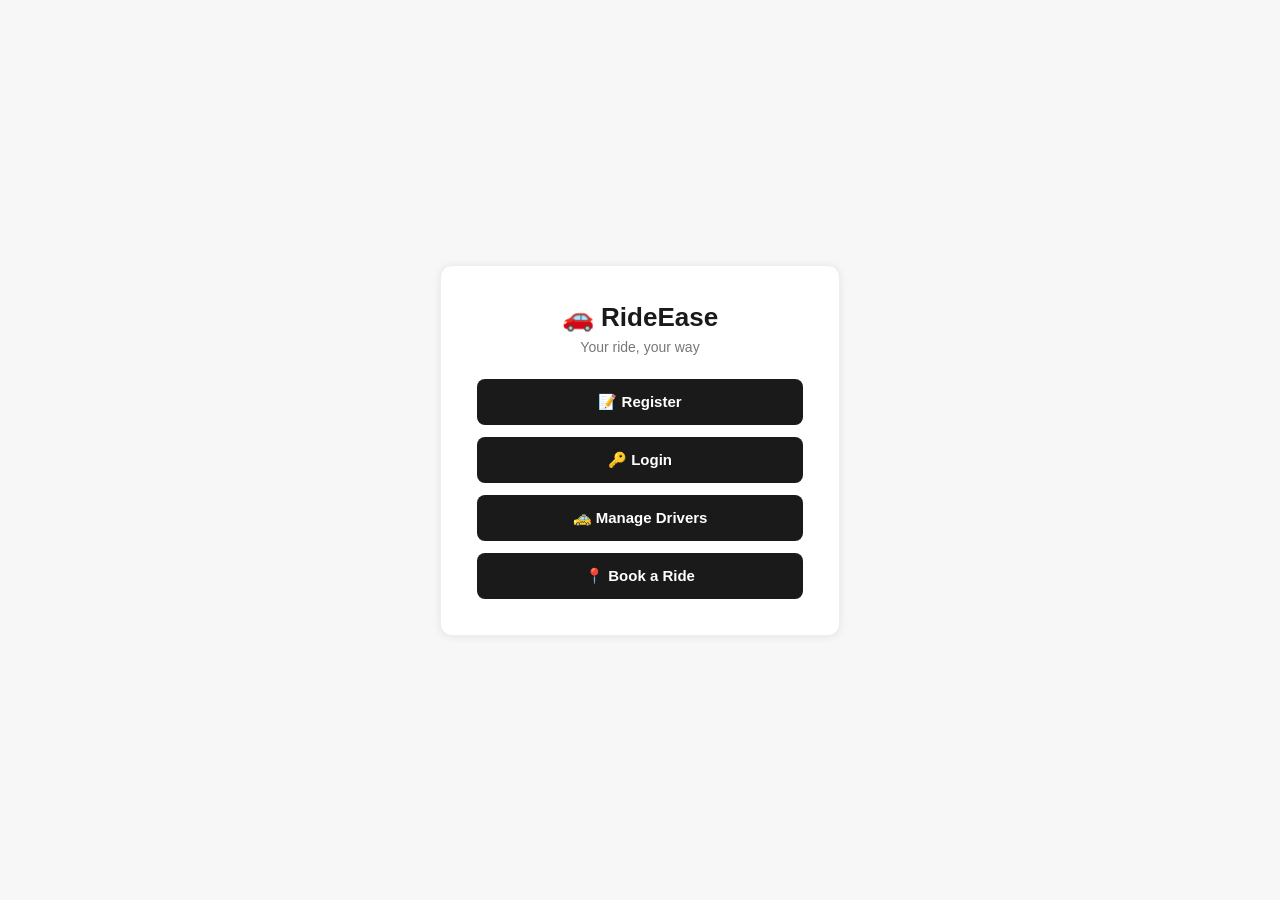
<file: ridebooking-frontend/index.html>
<!DOCTYPE html>
<html lang="en">
<head>
    <meta charset="UTF-8">
    <title>RideEase</title>
    <link rel="stylesheet" href="style.css">
</head>
<body>

    <div class="container">
        <h1>🚗 RideEase</h1>
        <p class="subtitle">Your ride, your way</p>

        <div class="nav-links">
            <a href="register.html">📝 Register</a>
            <a href="login.html">🔑 Login</a>
            <a href="drivers.html">🚕 Manage Drivers</a>
            <a href="book-ride.html">📍 Book a Ride</a>
        </div>
    </div>

    <script src="script.js"></script>
</body>
</html>
</file>
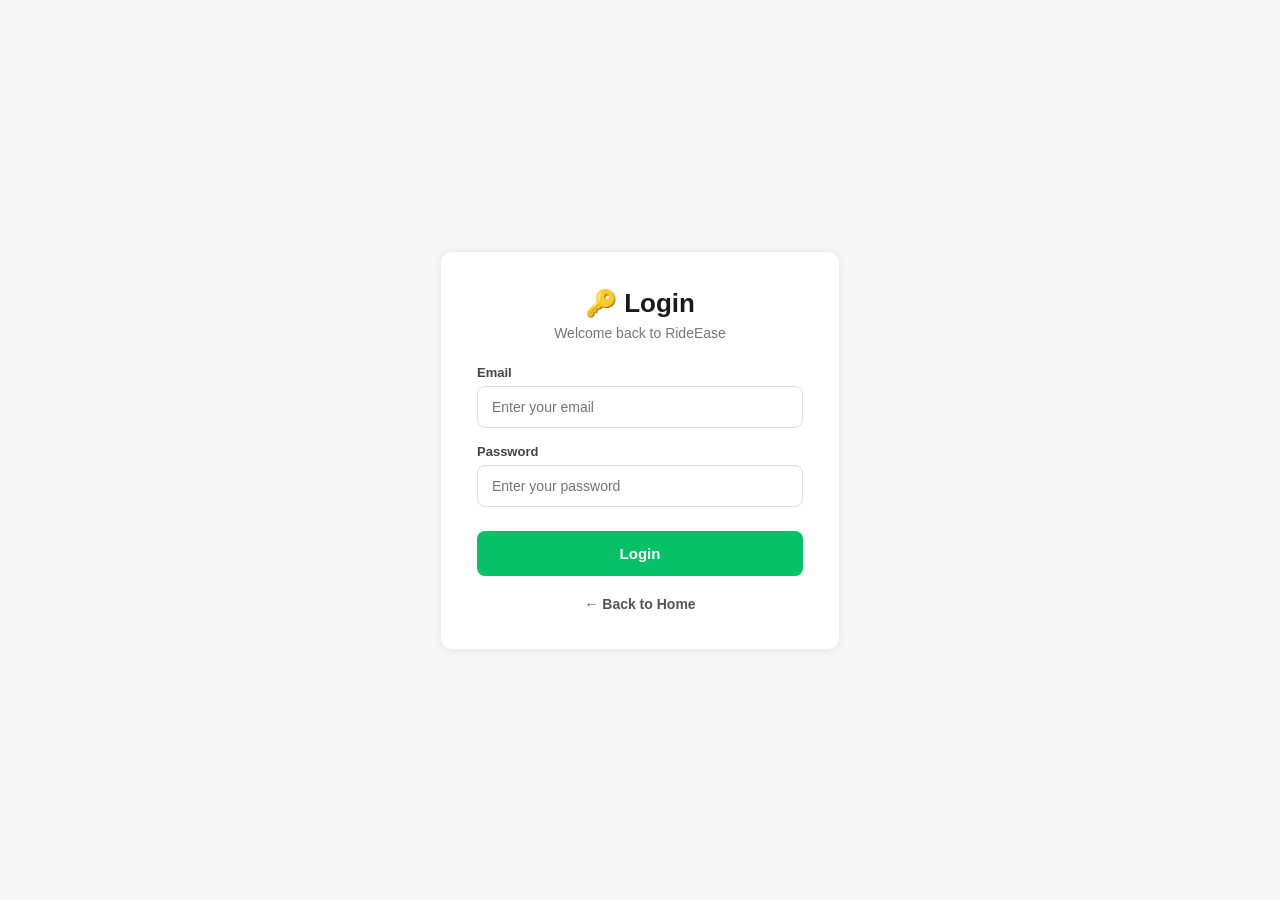
<file: ridebooking-frontend/book-ride.html>
<!DOCTYPE html>
<html lang="en">
<head>
    <meta charset="UTF-8">
    <title>Book a Ride - RideEase</title>
    <link rel="stylesheet" href="style.css">
</head>
<body>

    <div class="container">
        <h1>📍 Book a Ride</h1>
        <p class="subtitle">Where would you like to go?</p>

        <!-- ===== Book Ride Form ===== -->
        <form id="bookRideForm">
            <div class="form-group">
                <label>Pickup Location</label>
                <input type="text" id="pickupLocation" placeholder="e.g. Nashik Road" required>
            </div>

            <div class="form-group">
                <label>Drop Location</label>
                <input type="text" id="dropLocation" placeholder="e.g. College Road" required>
            </div>

            <div class="form-group">
                <label>Distance (in KM)</label>
                <input type="number" id="distance" placeholder="e.g. 8" step="0.1" required>
            </div>

            <button type="submit">Book Ride</button>
        </form>

        <div id="responseMessage"></div>

        
        <div id="activeRideCard"></div>

        <a href="index.html" class="back-link">← Back to Home</a>
    </div>

    <script src="script.js"></script>
    <script src="book-ride.js"></script>
</body>
</html>
</file>
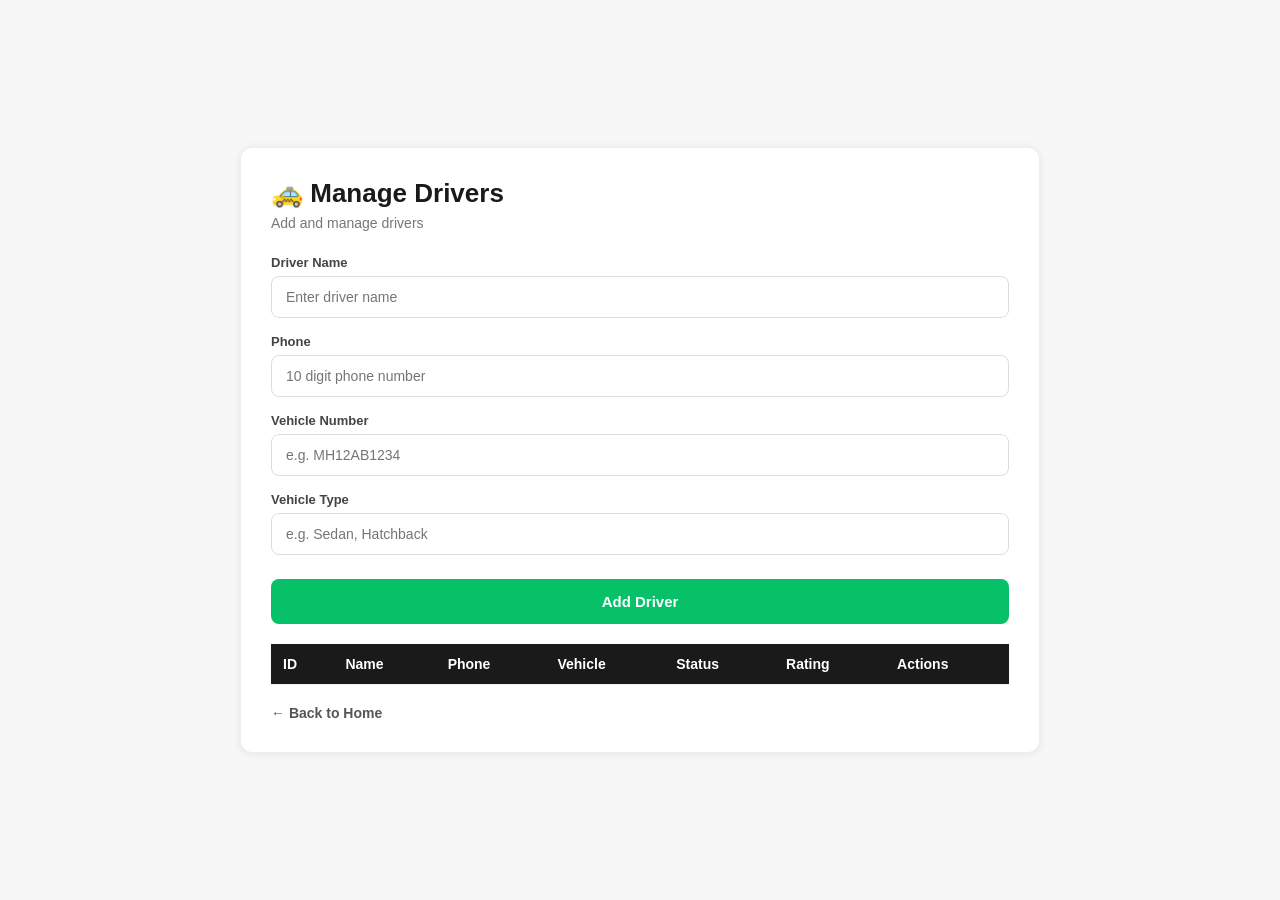
<file: ridebooking-frontend/drivers.html>
<!DOCTYPE html>
<html lang="en">
<head>
    <meta charset="UTF-8">
    <title>Manage Drivers - RideEase</title>
    <link rel="stylesheet" href="style.css">
</head>
<body>

    <div class="container-wide">
        <h1>🚕 Manage Drivers</h1>
        <p class="subtitle">Add and manage drivers</p>

        <!-- ===== Add Driver Form ===== -->
        <form id="addDriverForm">
            <div class="form-group">
                <label>Driver Name</label>
                <input type="text" id="driverName" placeholder="Enter driver name" required>
            </div>

            <div class="form-group">
                <label>Phone</label>
                <input type="text" id="phone" placeholder="10 digit phone number" required>
            </div>

            <div class="form-group">
                <label>Vehicle Number</label>
                <input type="text" id="vehicleNumber" placeholder="e.g. MH12AB1234" required>
            </div>

            <div class="form-group">
                <label>Vehicle Type</label>
                <input type="text" id="vehicleType" placeholder="e.g. Sedan, Hatchback" required>
            </div>

            <button type="submit">Add Driver</button>
        </form>

        <div id="responseMessage"></div>

        <!-- ===== Drivers Table ===== -->
        <table>
            <thead>
                <tr>
                    <th>ID</th>
                    <th>Name</th>
                    <th>Phone</th>
                    <th>Vehicle</th>
                    <th>Status</th>
                    <th>Rating</th>
                    <th>Actions</th>
                </tr>
            </thead>
            <tbody id="driversTableBody">
                
            </tbody>
        </table>

        <a href="index.html" class="back-link">← Back to Home</a>
    </div>

    <script src="script.js"></script>
    <script src="drivers.js"></script>
</body>
</html>
</file>
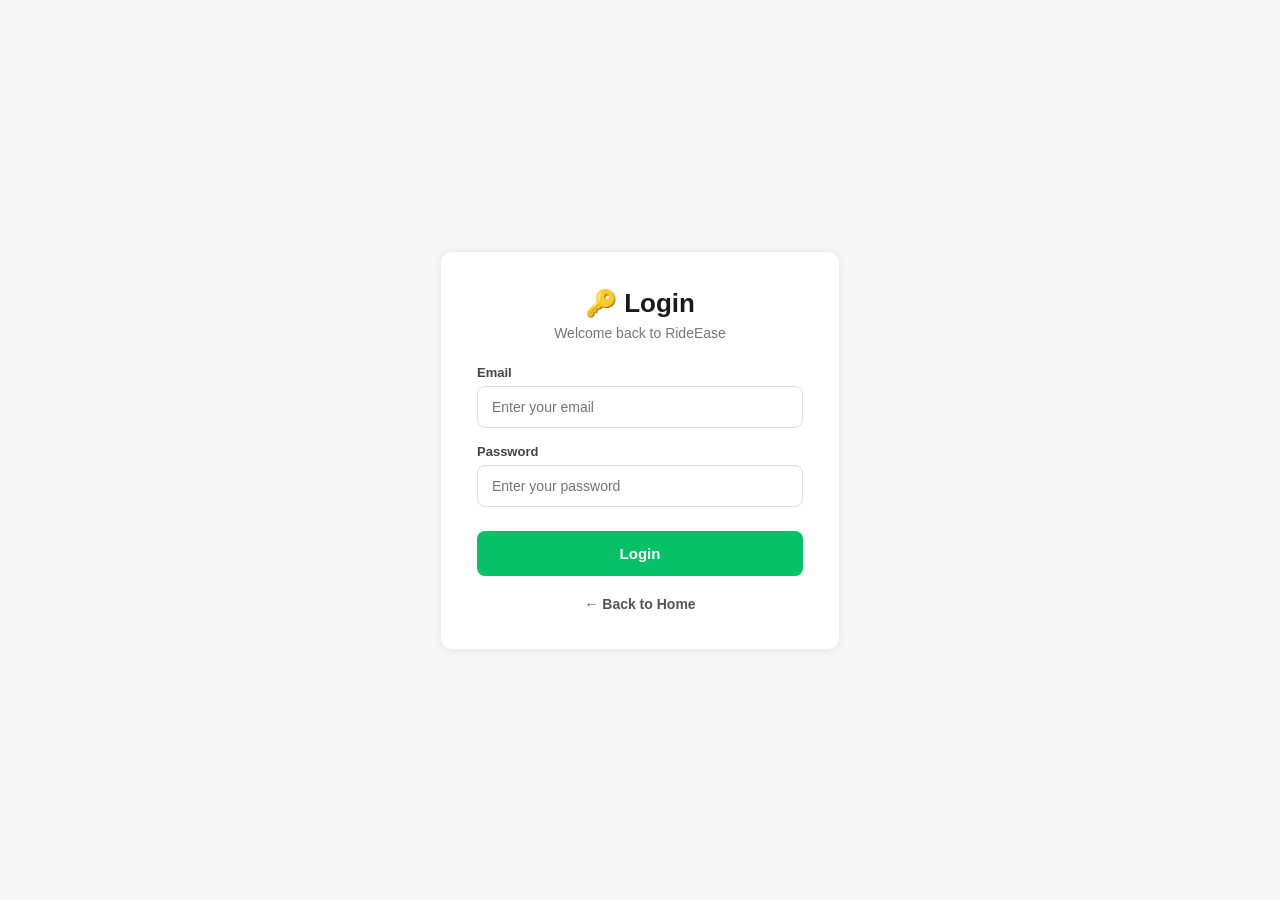
<file: ridebooking-frontend/login.html>
<!DOCTYPE html>
<html lang="en">
<head>
    <meta charset="UTF-8">
    <title>Login - RideEase</title>
    <link rel="stylesheet" href="style.css">
</head>
<body>

    <div class="container">
        <h1>🔑 Login</h1>
        <p class="subtitle">Welcome back to RideEase</p>

        <form id="loginForm">
            <div class="form-group">
                <label>Email</label>
                <input type="email" id="email" placeholder="Enter your email" required>
            </div>

            <div class="form-group">
                <label>Password</label>
                <input type="password" id="password" placeholder="Enter your password" required>
            </div>

            <button type="submit">Login</button>
        </form>

        <div id="responseMessage"></div>

        <a href="index.html" class="back-link">← Back to Home</a>
    </div>

    <script src="script.js"></script>
    <script src="login.js"></script>
</body>
</html>
</file>
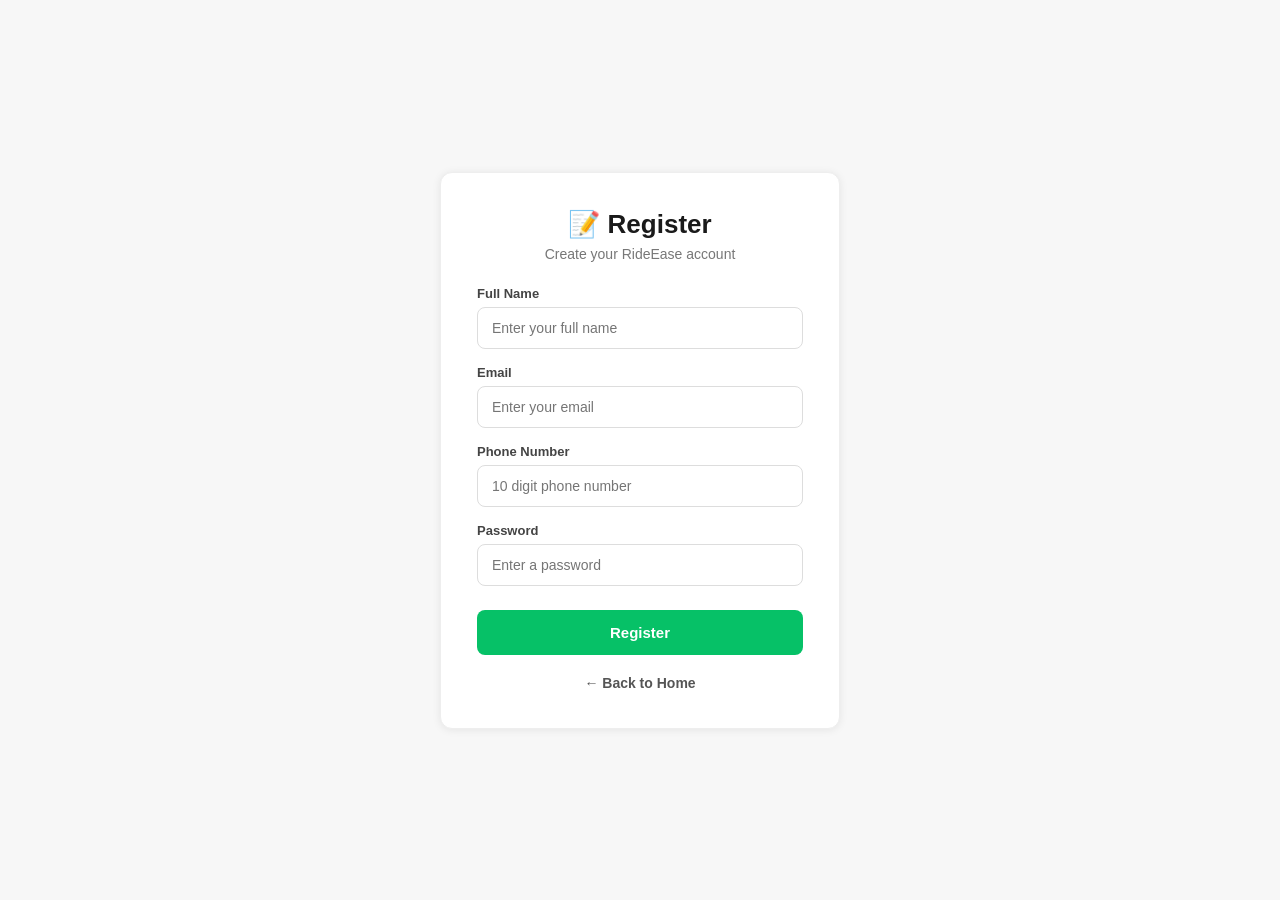
<file: ridebooking-frontend/register.html>
<!DOCTYPE html>
<html lang="en">
<head>
    <meta charset="UTF-8">
    <title>Register - RideEase</title>
    <link rel="stylesheet" href="style.css">
</head>
<body>

    <div class="container">
        <h1>📝 Register</h1>
        <p class="subtitle">Create your RideEase account</p>

        <form id="registerForm">
            <div class="form-group">
                <label>Full Name</label>
                <input type="text" id="fullName" placeholder="Enter your full name" required>
            </div>

            <div class="form-group">
                <label>Email</label>
                <input type="email" id="email" placeholder="Enter your email" required>
            </div>

            <div class="form-group">
                <label>Phone Number</label>
                <input type="text" id="phone" placeholder="10 digit phone number" required>
            </div>

            <div class="form-group">
                <label>Password</label>
                <input type="password" id="password" placeholder="Enter a password" required>
            </div>

            <button type="submit">Register</button>
        </form>

        <div id="responseMessage"></div>

        <a href="index.html" class="back-link">← Back to Home</a>
    </div>

    <script src="script.js"></script>
    <script src="register.js"></script>
</body>
</html>
</file>
<file: ridebooking-frontend/style.css>
* {
    margin: 0;
    padding: 0;
    box-sizing: border-box;
    font-family: 'Segoe UI', Roboto, Arial, sans-serif;
}

body {
    background-color: #f7f7f7;
    min-height: 100vh;
    display: flex;
    justify-content: center;
    align-items: center;
    padding: 20px;
}

.container {
    background: white;
    padding: 36px;
    border-radius: 12px;
    box-shadow: 0 1px 8px rgba(0,0,0,0.08);
    border: 1px solid #eee;
    text-align: center;
    width: 400px;
}

h1 {
    color: #1a1a1a;
    margin-bottom: 6px;
    font-size: 26px;
    font-weight: 700;
}

.subtitle {
    color: #777;
    margin-bottom: 24px;
    font-size: 14px;
}

/* ===== Home page nav buttons ===== */
.nav-links {
    display: flex;
    flex-direction: column;
    gap: 12px;
    margin-top: 20px;
}

.nav-links a {
    background: #1a1a1a;
    color: white;
    padding: 14px;
    border-radius: 8px;
    text-decoration: none;
    font-weight: 600;
    font-size: 15px;
    transition: background 0.2s ease;
}

.nav-links a:hover {
    background: #333;
}

/* ===== Forms ===== */
.form-group {
    text-align: left;
    margin-bottom: 16px;
}

label {
    display: block;
    font-size: 13px;
    color: #444;
    margin-bottom: 6px;
    font-weight: 600;
}

input, select {
    width: 100%;
    padding: 12px 14px;
    border: 1px solid #ddd;
    border-radius: 8px;
    font-size: 14px;
    transition: border 0.2s ease;
}

input:focus, select:focus {
    outline: none;
    border-color: #1a1a1a;
}

button {
    width: 100%;
    padding: 14px;
    background: #06C167;
    color: white;
    border: none;
    border-radius: 8px;
    font-weight: 700;
    font-size: 15px;
    cursor: pointer;
    margin-top: 8px;
    transition: background 0.2s ease;
}

button:hover {
    background: #05a457;
}

/* ===== Messages ===== */
.message {
    margin-top: 16px;
    padding: 12px;
    border-radius: 8px;
    font-size: 14px;
    font-weight: 600;
}

.success {
    background: #e6f7ee;
    color: #06864a;
    border: 1px solid #b8ebd1;
}

.error {
    background: #fdecea;
    color: #c0392b;
    border: 1px solid #f5c6c1;
}

.back-link {
    display: inline-block;
    margin-top: 20px;
    color: #555;
    text-decoration: none;
    font-size: 14px;
    font-weight: 600;
}

.back-link:hover {
    color: #1a1a1a;
    text-decoration: underline;
}

/* ===== Wide container (drivers list, ride history, etc.) ===== */
.container-wide {
    background: white;
    padding: 30px;
    border-radius: 12px;
    box-shadow: 0 1px 8px rgba(0,0,0,0.08);
    border: 1px solid #eee;
    width: 90%;
    max-width: 800px;
}

table {
    width: 100%;
    border-collapse: collapse;
    margin-top: 20px;
}

th, td {
    padding: 12px;
    text-align: left;
    font-size: 14px;
    border-bottom: 1px solid #eee;
}

th {
    background: #1a1a1a;
    color: white;
    font-weight: 600;
}

tr:hover {
    background: #f7f7f7;
}

/* ===== Status badges ===== */
.badge {
    padding: 4px 12px;
    border-radius: 20px;
    font-size: 12px;
    font-weight: 700;
    display: inline-block;
}

.badge-available {
    background: #e6f7ee;
    color: #06864a;
}

.badge-busy {
    background: #fdecea;
    color: #c0392b;
}

/* ===== Fare display card ===== */
.card-fare {
    background: #f7f7f7;
    padding: 20px;
    border-radius: 10px;
    margin-top: 16px;
    text-align: center;
    border: 1px solid #eee;
}

.card-fare .amount {
    font-size: 34px;
    font-weight: 800;
    color: #06C167;
}

/* ===== Small action buttons (used in tables) ===== */
.btn-small {
    padding: 6px 12px;
    font-size: 12px;
    width: auto;
    margin: 0 4px 0 0;
    display: inline-block;
    border-radius: 6px;
}

.btn-danger {
    background: #e74c3c;
}

.btn-danger:hover {
    background: #c0392b;
}
</file>
